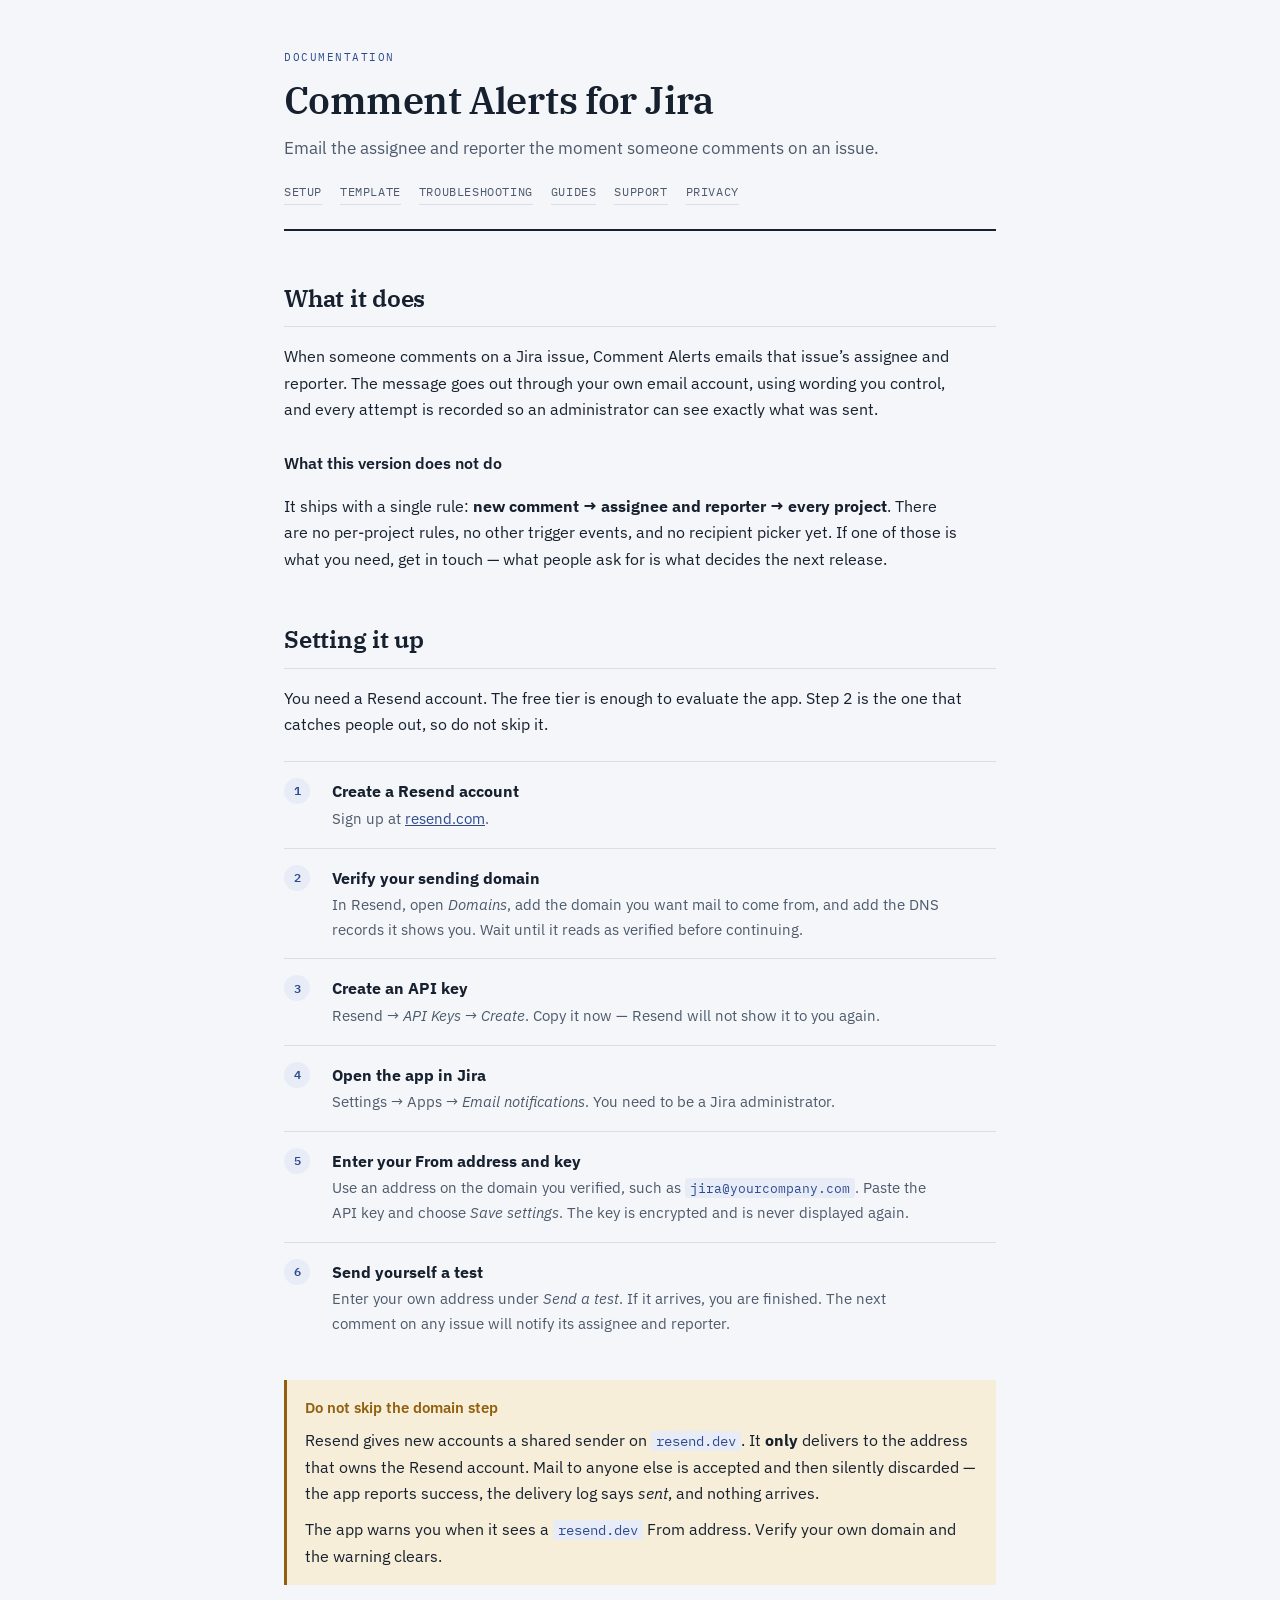
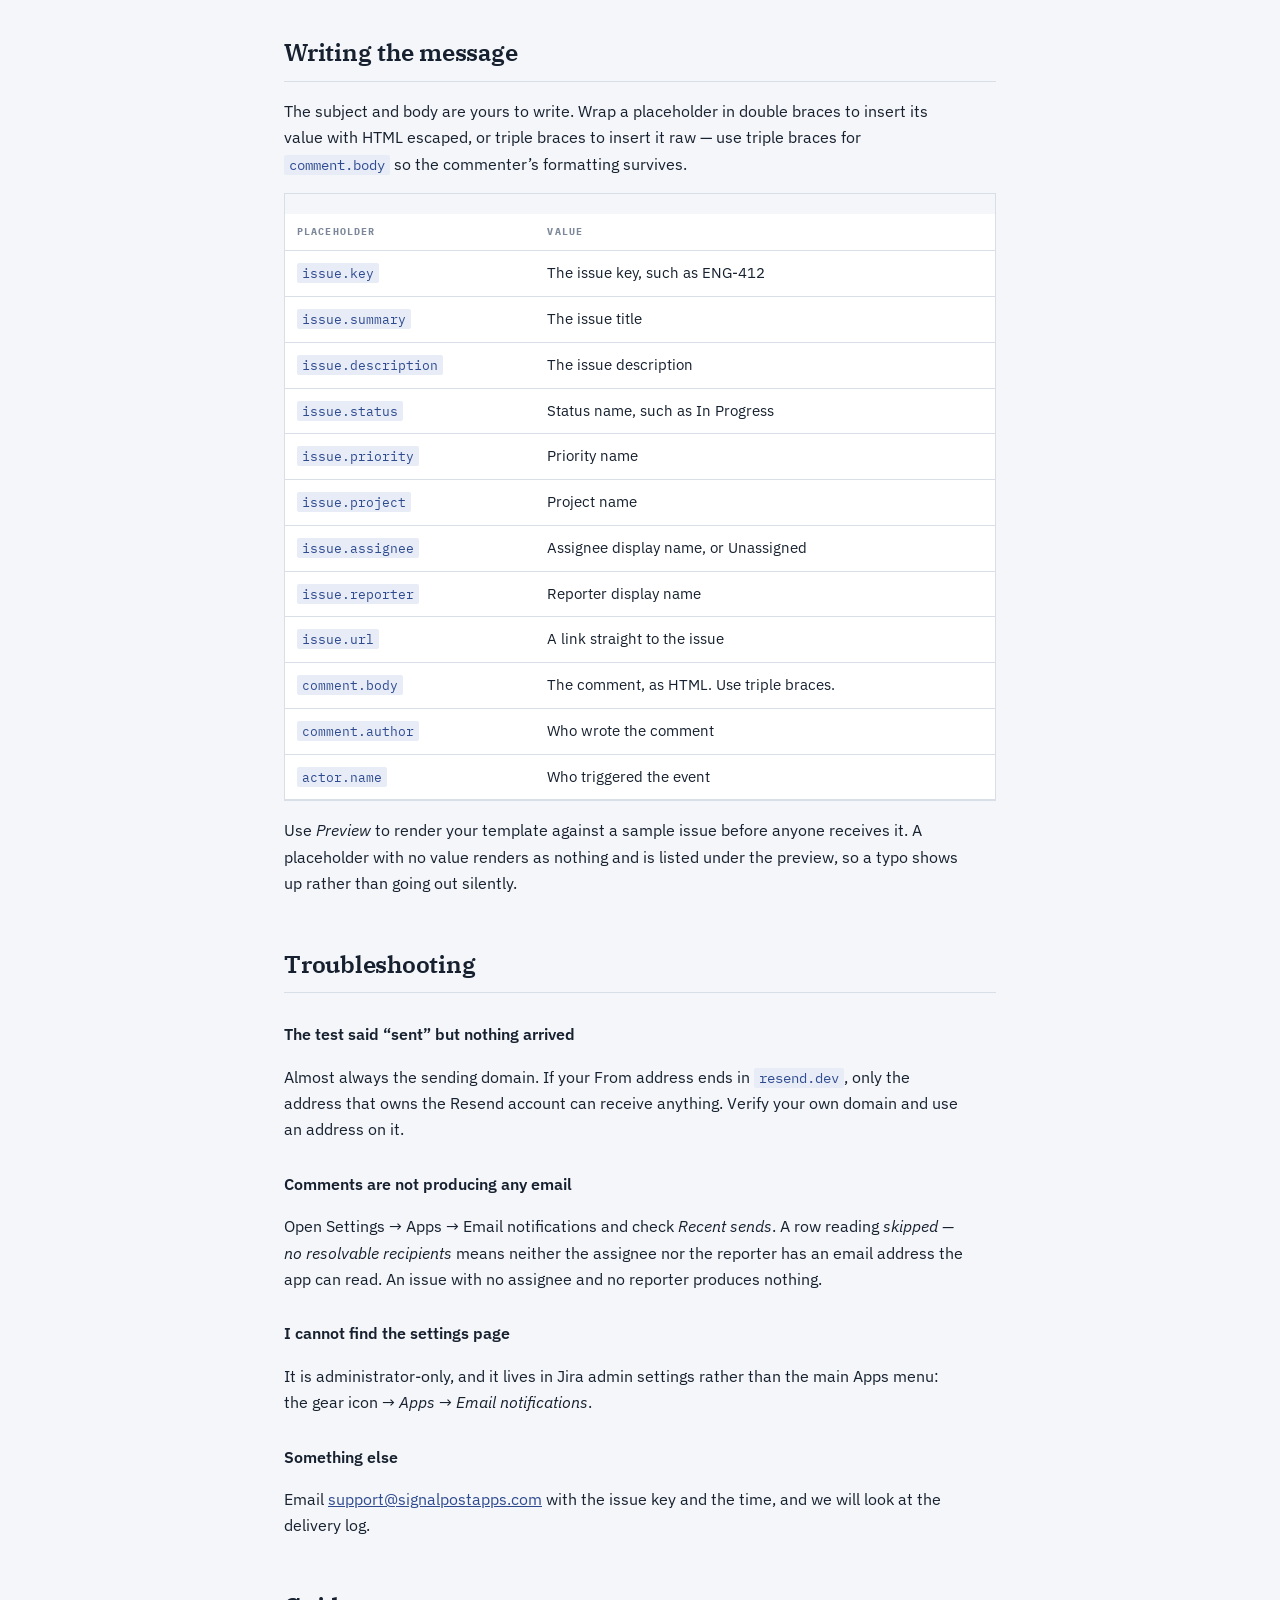
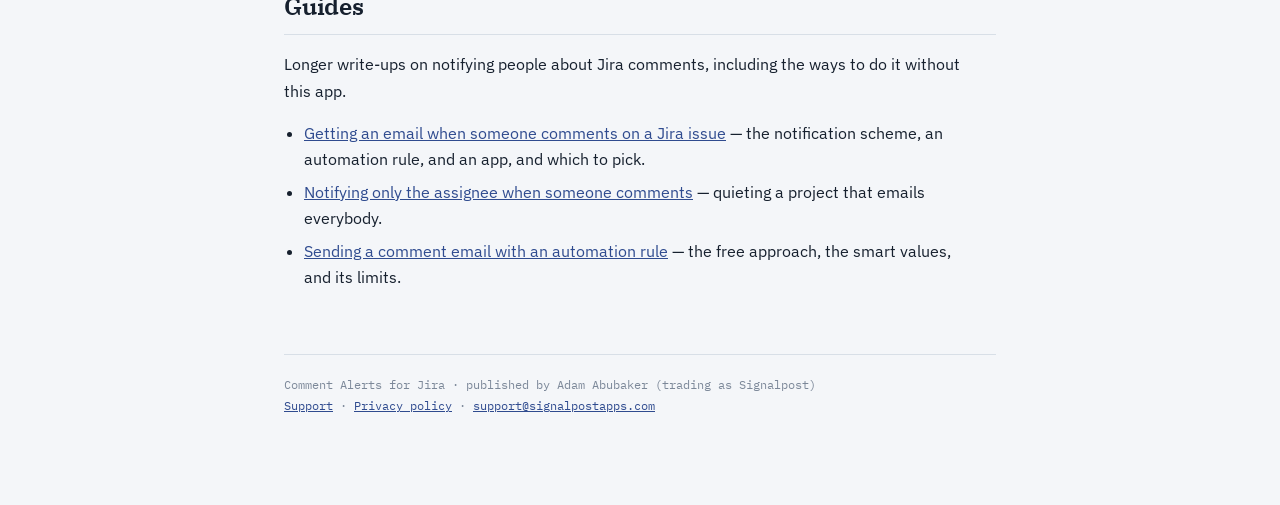
<file: index.html>
<!doctype html>
<html lang="en">
<head>
<meta charset="utf-8">
<meta name="viewport" content="width=device-width, initial-scale=1">
<title>Comment Alerts for Jira — Setup guide</title>
<meta name="description" content="Setup and documentation for Comment Alerts for Jira: email the assignee and reporter when someone comments on an issue.">
<link rel="preconnect" href="https://fonts.googleapis.com">
<link rel="preconnect" href="https://fonts.gstatic.com" crossorigin>
<link rel="stylesheet" href="https://fonts.googleapis.com/css2?family=IBM+Plex+Mono:wght@400;500;600&family=IBM+Plex+Sans:wght@400;500;600&family=IBM+Plex+Serif:wght@600&display=swap">
<link rel="stylesheet" href="style.css">
</head>
<body>
<div class="wrap">

<header class="site">
  <p class="kicker">Documentation</p>
  <h1>Comment Alerts for Jira</h1>
  <p class="tagline">Email the assignee and reporter the moment someone comments on an issue.</p>
  <nav class="site">
    <a href="#setup">Setup</a>
    <a href="#template">Template</a>
    <a href="#troubleshooting">Troubleshooting</a>
    <a href="#guides">Guides</a>
    <a href="support.html">Support</a>
    <a href="privacy.html">Privacy</a>
  </nav>
</header>

<h2>What it does</h2>
<p>When someone comments on a Jira issue, Comment Alerts emails that issue&rsquo;s assignee and reporter. The message goes out through your own email account, using wording you control, and every attempt is recorded so an administrator can see exactly what was sent.</p>

<h3>What this version does not do</h3>
<p>It ships with a single rule: <strong>new comment &rarr; assignee and reporter &rarr; every project</strong>. There are no per-project rules, no other trigger events, and no recipient picker yet. If one of those is what you need, get in touch &mdash; what people ask for is what decides the next release.</p>

<h2 id="setup">Setting it up</h2>
<p>You need a Resend account. The free tier is enough to evaluate the app. Step 2 is the one that catches people out, so do not skip it.</p>

<ol class="steps">
  <li><span><strong>Create a Resend account</strong><p>Sign up at <a href="https://resend.com">resend.com</a>.</p></span></li>
  <li><span><strong>Verify your sending domain</strong><p>In Resend, open <em>Domains</em>, add the domain you want mail to come from, and add the DNS records it shows you. Wait until it reads as verified before continuing.</p></span></li>
  <li><span><strong>Create an API key</strong><p>Resend &rarr; <em>API Keys</em> &rarr; <em>Create</em>. Copy it now &mdash; Resend will not show it to you again.</p></span></li>
  <li><span><strong>Open the app in Jira</strong><p>Settings &rarr; Apps &rarr; <em>Email notifications</em>. You need to be a Jira administrator.</p></span></li>
  <li><span><strong>Enter your From address and key</strong><p>Use an address on the domain you verified, such as <code>jira@yourcompany.com</code>. Paste the API key and choose <em>Save settings</em>. The key is encrypted and is never displayed again.</p></span></li>
  <li><span><strong>Send yourself a test</strong><p>Enter your own address under <em>Send a test</em>. If it arrives, you are finished. The next comment on any issue will notify its assignee and reporter.</p></span></li>
</ol>

<div class="warn">
  <h3>Do not skip the domain step</h3>
  <p>Resend gives new accounts a shared sender on <code>resend.dev</code>. It <strong>only</strong> delivers to the address that owns the Resend account. Mail to anyone else is accepted and then silently discarded &mdash; the app reports success, the delivery log says <em>sent</em>, and nothing arrives.</p>
  <p>The app warns you when it sees a <code>resend.dev</code> From address. Verify your own domain and the warning clears.</p>
</div>

<h2 id="template">Writing the message</h2>
<p>The subject and body are yours to write. Wrap a placeholder in double braces to insert its value with HTML escaped, or triple braces to insert it raw &mdash; use triple braces for <code>comment.body</code> so the commenter&rsquo;s formatting survives.</p>

<div class="table-wrap">
<table>
  <thead><tr><th>Placeholder</th><th>Value</th></tr></thead>
  <tbody>
    <tr><td><code>issue.key</code></td><td>The issue key, such as ENG-412</td></tr>
    <tr><td><code>issue.summary</code></td><td>The issue title</td></tr>
    <tr><td><code>issue.description</code></td><td>The issue description</td></tr>
    <tr><td><code>issue.status</code></td><td>Status name, such as In Progress</td></tr>
    <tr><td><code>issue.priority</code></td><td>Priority name</td></tr>
    <tr><td><code>issue.project</code></td><td>Project name</td></tr>
    <tr><td><code>issue.assignee</code></td><td>Assignee display name, or Unassigned</td></tr>
    <tr><td><code>issue.reporter</code></td><td>Reporter display name</td></tr>
    <tr><td><code>issue.url</code></td><td>A link straight to the issue</td></tr>
    <tr><td><code>comment.body</code></td><td>The comment, as HTML. Use triple braces.</td></tr>
    <tr><td><code>comment.author</code></td><td>Who wrote the comment</td></tr>
    <tr><td><code>actor.name</code></td><td>Who triggered the event</td></tr>
  </tbody>
</table>
</div>

<p>Use <em>Preview</em> to render your template against a sample issue before anyone receives it. A placeholder with no value renders as nothing and is listed under the preview, so a typo shows up rather than going out silently.</p>

<h2 id="troubleshooting">Troubleshooting</h2>

<h3>The test said &ldquo;sent&rdquo; but nothing arrived</h3>
<p>Almost always the sending domain. If your From address ends in <code>resend.dev</code>, only the address that owns the Resend account can receive anything. Verify your own domain and use an address on it.</p>

<h3>Comments are not producing any email</h3>
<p>Open Settings &rarr; Apps &rarr; Email notifications and check <em>Recent sends</em>. A row reading <em>skipped &mdash; no resolvable recipients</em> means neither the assignee nor the reporter has an email address the app can read. An issue with no assignee and no reporter produces nothing.</p>

<h3>I cannot find the settings page</h3>
<p>It is administrator-only, and it lives in Jira admin settings rather than the main Apps menu: the gear icon &rarr; <em>Apps</em> &rarr; <em>Email notifications</em>.</p>

<h3>Something else</h3>
<p>Email <a href="mailto:support@signalpostapps.com">support@signalpostapps.com</a> with the issue key and the time, and we will look at the delivery log.</p>

<h2 id="guides">Guides</h2>
<p>Longer write-ups on notifying people about Jira comments, including the ways to do it without this app.</p>
<ul>
  <li><a href="jira-email-when-someone-comments.html">Getting an email when someone comments on a Jira issue</a> &mdash; the notification scheme, an automation rule, and an app, and which to pick.</li>
  <li><a href="notify-only-assignee-and-reporter.html">Notifying only the assignee when someone comments</a> &mdash; quieting a project that emails everybody.</li>
  <li><a href="jira-automation-comment-email.html">Sending a comment email with an automation rule</a> &mdash; the free approach, the smart values, and its limits.</li>
</ul>

<footer class="site">
  Comment Alerts for Jira &middot; published by Adam Abubaker (trading as Signalpost)<br>
  <a href="support.html">Support</a> &middot; <a href="privacy.html">Privacy policy</a> &middot; <a href="mailto:support@signalpostapps.com">support@signalpostapps.com</a>
</footer>

</div>
</body>
</html>
</file>
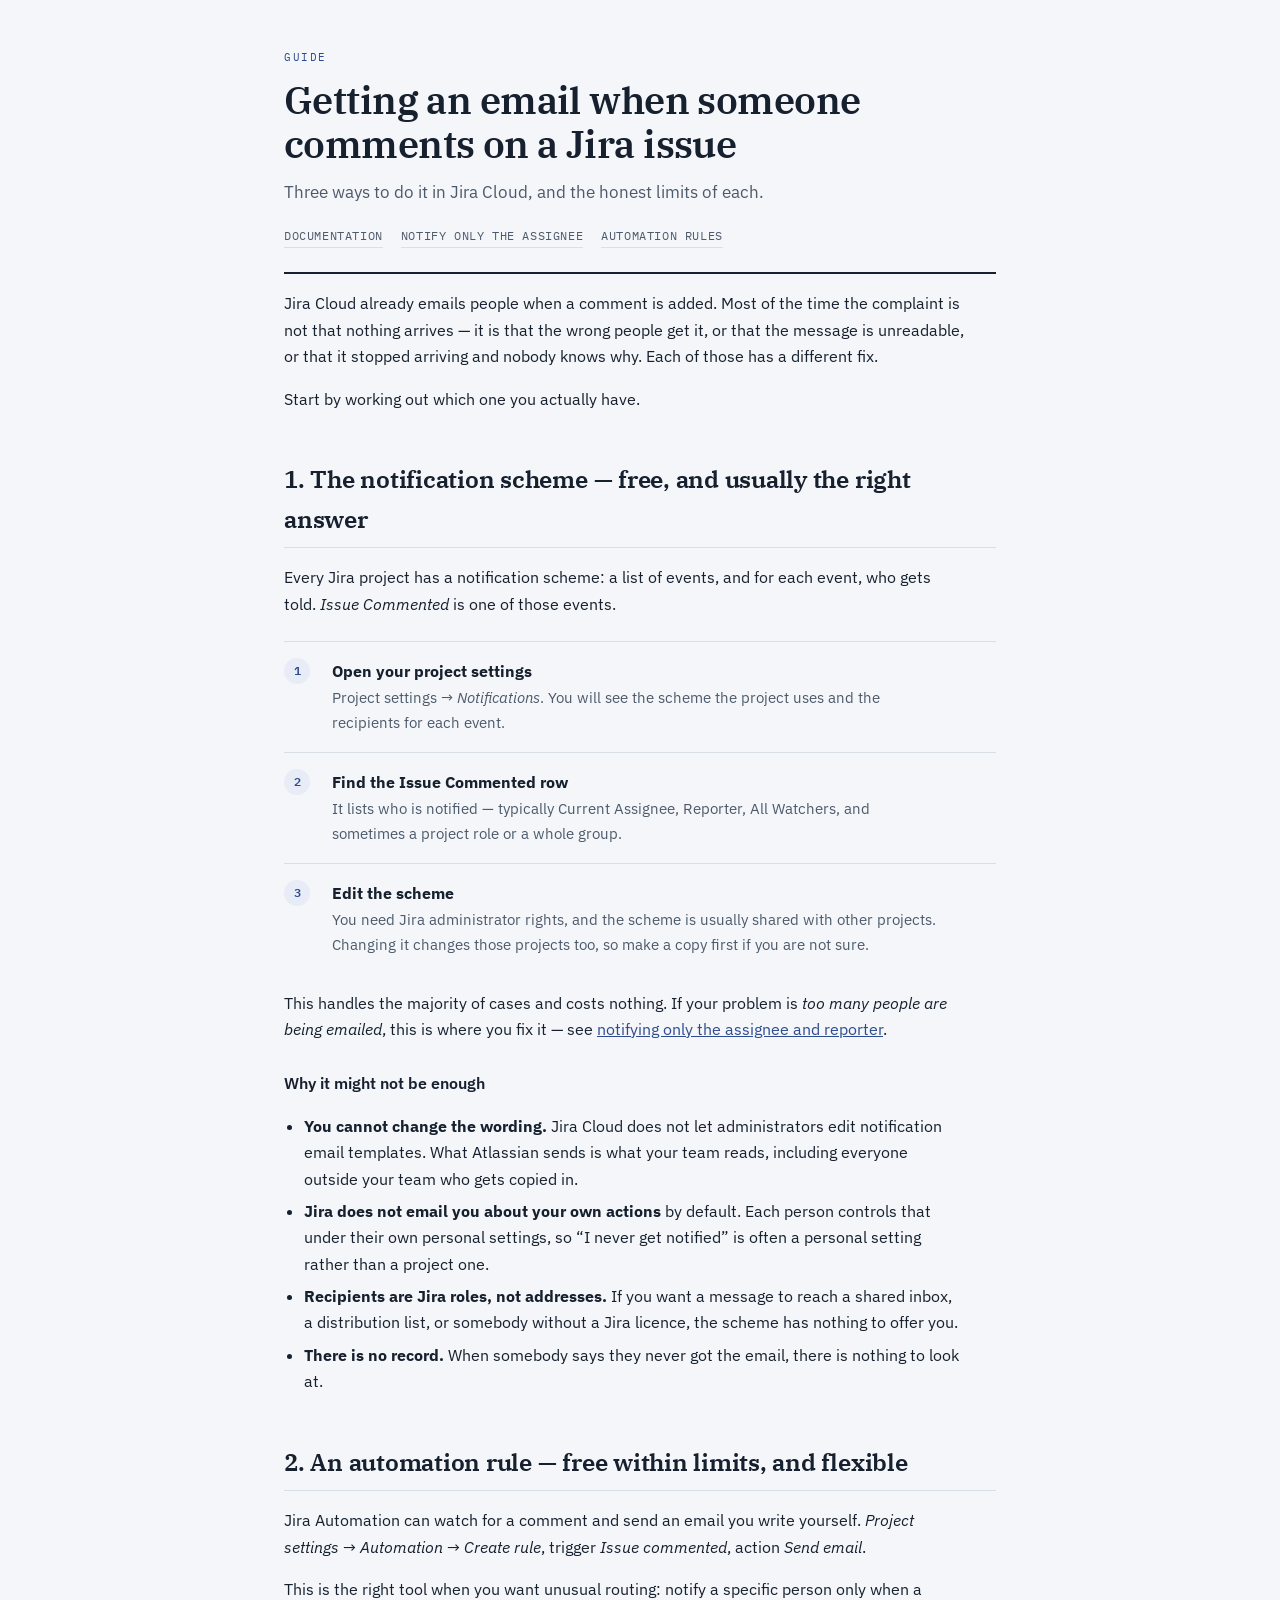
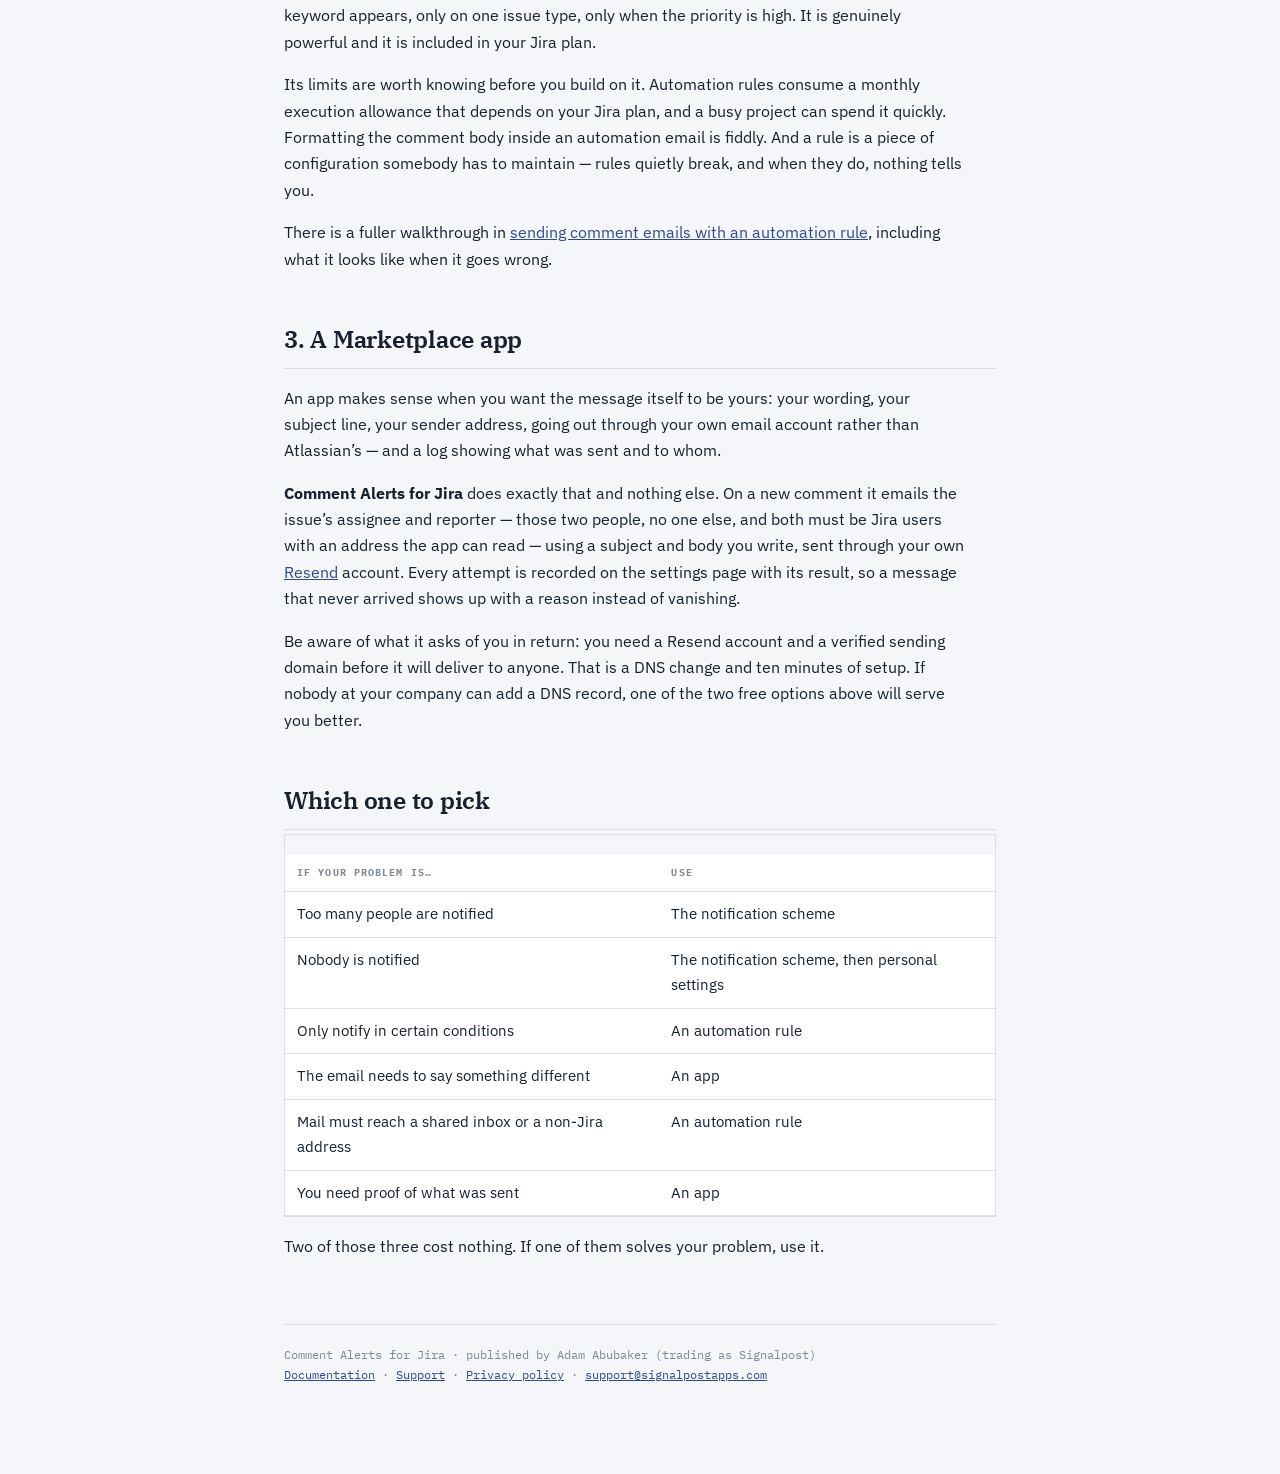
<file: jira-email-when-someone-comments.html>
<!doctype html>
<html lang="en">
<head>
<meta charset="utf-8">
<meta name="viewport" content="width=device-width, initial-scale=1">
<title>How to get an email when someone comments on a Jira issue</title>
<meta name="description" content="Three ways to email people when a comment is added to a Jira Cloud issue: the notification scheme, an automation rule, and a Marketplace app. What each one can and cannot do.">
<link rel="preconnect" href="https://fonts.googleapis.com">
<link rel="preconnect" href="https://fonts.gstatic.com" crossorigin>
<link rel="stylesheet" href="https://fonts.googleapis.com/css2?family=IBM+Plex+Mono:wght@400;500;600&family=IBM+Plex+Sans:wght@400;500;600&family=IBM+Plex+Serif:wght@600&display=swap">
<link rel="stylesheet" href="style.css">
</head>
<body>
<div class="wrap">

<header class="site">
  <p class="kicker">Guide</p>
  <h1>Getting an email when someone comments on a Jira issue</h1>
  <p class="tagline">Three ways to do it in Jira Cloud, and the honest limits of each.</p>
  <nav class="site">
    <a href="index.html">Documentation</a>
    <a href="notify-only-assignee-and-reporter.html">Notify only the assignee</a>
    <a href="jira-automation-comment-email.html">Automation rules</a>
  </nav>
</header>

<p>Jira Cloud already emails people when a comment is added. Most of the time the complaint is not that nothing arrives &mdash; it is that the wrong people get it, or that the message is unreadable, or that it stopped arriving and nobody knows why. Each of those has a different fix.</p>

<p>Start by working out which one you actually have.</p>

<h2>1. The notification scheme &mdash; free, and usually the right answer</h2>

<p>Every Jira project has a notification scheme: a list of events, and for each event, who gets told. <em>Issue Commented</em> is one of those events.</p>

<ol class="steps">
  <li><span><strong>Open your project settings</strong><p>Project settings &rarr; <em>Notifications</em>. You will see the scheme the project uses and the recipients for each event.</p></span></li>
  <li><span><strong>Find the Issue Commented row</strong><p>It lists who is notified &mdash; typically Current Assignee, Reporter, All Watchers, and sometimes a project role or a whole group.</p></span></li>
  <li><span><strong>Edit the scheme</strong><p>You need Jira administrator rights, and the scheme is usually shared with other projects. Changing it changes those projects too, so make a copy first if you are not sure.</p></span></li>
</ol>

<p>This handles the majority of cases and costs nothing. If your problem is <em>too many people are being emailed</em>, this is where you fix it &mdash; see <a href="notify-only-assignee-and-reporter.html">notifying only the assignee and reporter</a>.</p>

<h3>Why it might not be enough</h3>

<ul>
  <li><strong>You cannot change the wording.</strong> Jira Cloud does not let administrators edit notification email templates. What Atlassian sends is what your team reads, including everyone outside your team who gets copied in.</li>
  <li><strong>Jira does not email you about your own actions</strong> by default. Each person controls that under their own personal settings, so &ldquo;I never get notified&rdquo; is often a personal setting rather than a project one.</li>
  <li><strong>Recipients are Jira roles, not addresses.</strong> If you want a message to reach a shared inbox, a distribution list, or somebody without a Jira licence, the scheme has nothing to offer you.</li>
  <li><strong>There is no record.</strong> When somebody says they never got the email, there is nothing to look at.</li>
</ul>

<h2>2. An automation rule &mdash; free within limits, and flexible</h2>

<p>Jira Automation can watch for a comment and send an email you write yourself. <em>Project settings &rarr; Automation &rarr; Create rule</em>, trigger <em>Issue commented</em>, action <em>Send email</em>.</p>

<p>This is the right tool when you want unusual routing: notify a specific person only when a keyword appears, only on one issue type, only when the priority is high. It is genuinely powerful and it is included in your Jira plan.</p>

<p>Its limits are worth knowing before you build on it. Automation rules consume a monthly execution allowance that depends on your Jira plan, and a busy project can spend it quickly. Formatting the comment body inside an automation email is fiddly. And a rule is a piece of configuration somebody has to maintain &mdash; rules quietly break, and when they do, nothing tells you.</p>

<p>There is a fuller walkthrough in <a href="jira-automation-comment-email.html">sending comment emails with an automation rule</a>, including what it looks like when it goes wrong.</p>

<h2>3. A Marketplace app</h2>

<p>An app makes sense when you want the message itself to be yours: your wording, your subject line, your sender address, going out through your own email account rather than Atlassian&rsquo;s &mdash; and a log showing what was sent and to whom.</p>

<p><strong>Comment Alerts for Jira</strong> does exactly that and nothing else. On a new comment it emails the issue&rsquo;s assignee and reporter &mdash; those two people, no one else, and both must be Jira users with an address the app can read &mdash; using a subject and body you write, sent through your own <a href="https://resend.com">Resend</a> account. Every attempt is recorded on the settings page with its result, so a message that never arrived shows up with a reason instead of vanishing.</p>

<p>Be aware of what it asks of you in return: you need a Resend account and a verified sending domain before it will deliver to anyone. That is a DNS change and ten minutes of setup. If nobody at your company can add a DNS record, one of the two free options above will serve you better.</p>

<h2>Which one to pick</h2>

<div class="table-wrap">
<table>
  <thead><tr><th>If your problem is&hellip;</th><th>Use</th></tr></thead>
  <tbody>
    <tr><td>Too many people are notified</td><td>The notification scheme</td></tr>
    <tr><td>Nobody is notified</td><td>The notification scheme, then personal settings</td></tr>
    <tr><td>Only notify in certain conditions</td><td>An automation rule</td></tr>
    <tr><td>The email needs to say something different</td><td>An app</td></tr>
    <tr><td>Mail must reach a shared inbox or a non-Jira address</td><td>An automation rule</td></tr>
    <tr><td>You need proof of what was sent</td><td>An app</td></tr>
  </tbody>
</table>
</div>

<p>Two of those three cost nothing. If one of them solves your problem, use it.</p>

<footer class="site">
  Comment Alerts for Jira &middot; published by Adam Abubaker (trading as Signalpost)<br>
  <a href="index.html">Documentation</a> &middot; <a href="support.html">Support</a> &middot; <a href="privacy.html">Privacy policy</a> &middot; <a href="mailto:support@signalpostapps.com">support@signalpostapps.com</a>
</footer>

</div>
</body>
</html>
</file>
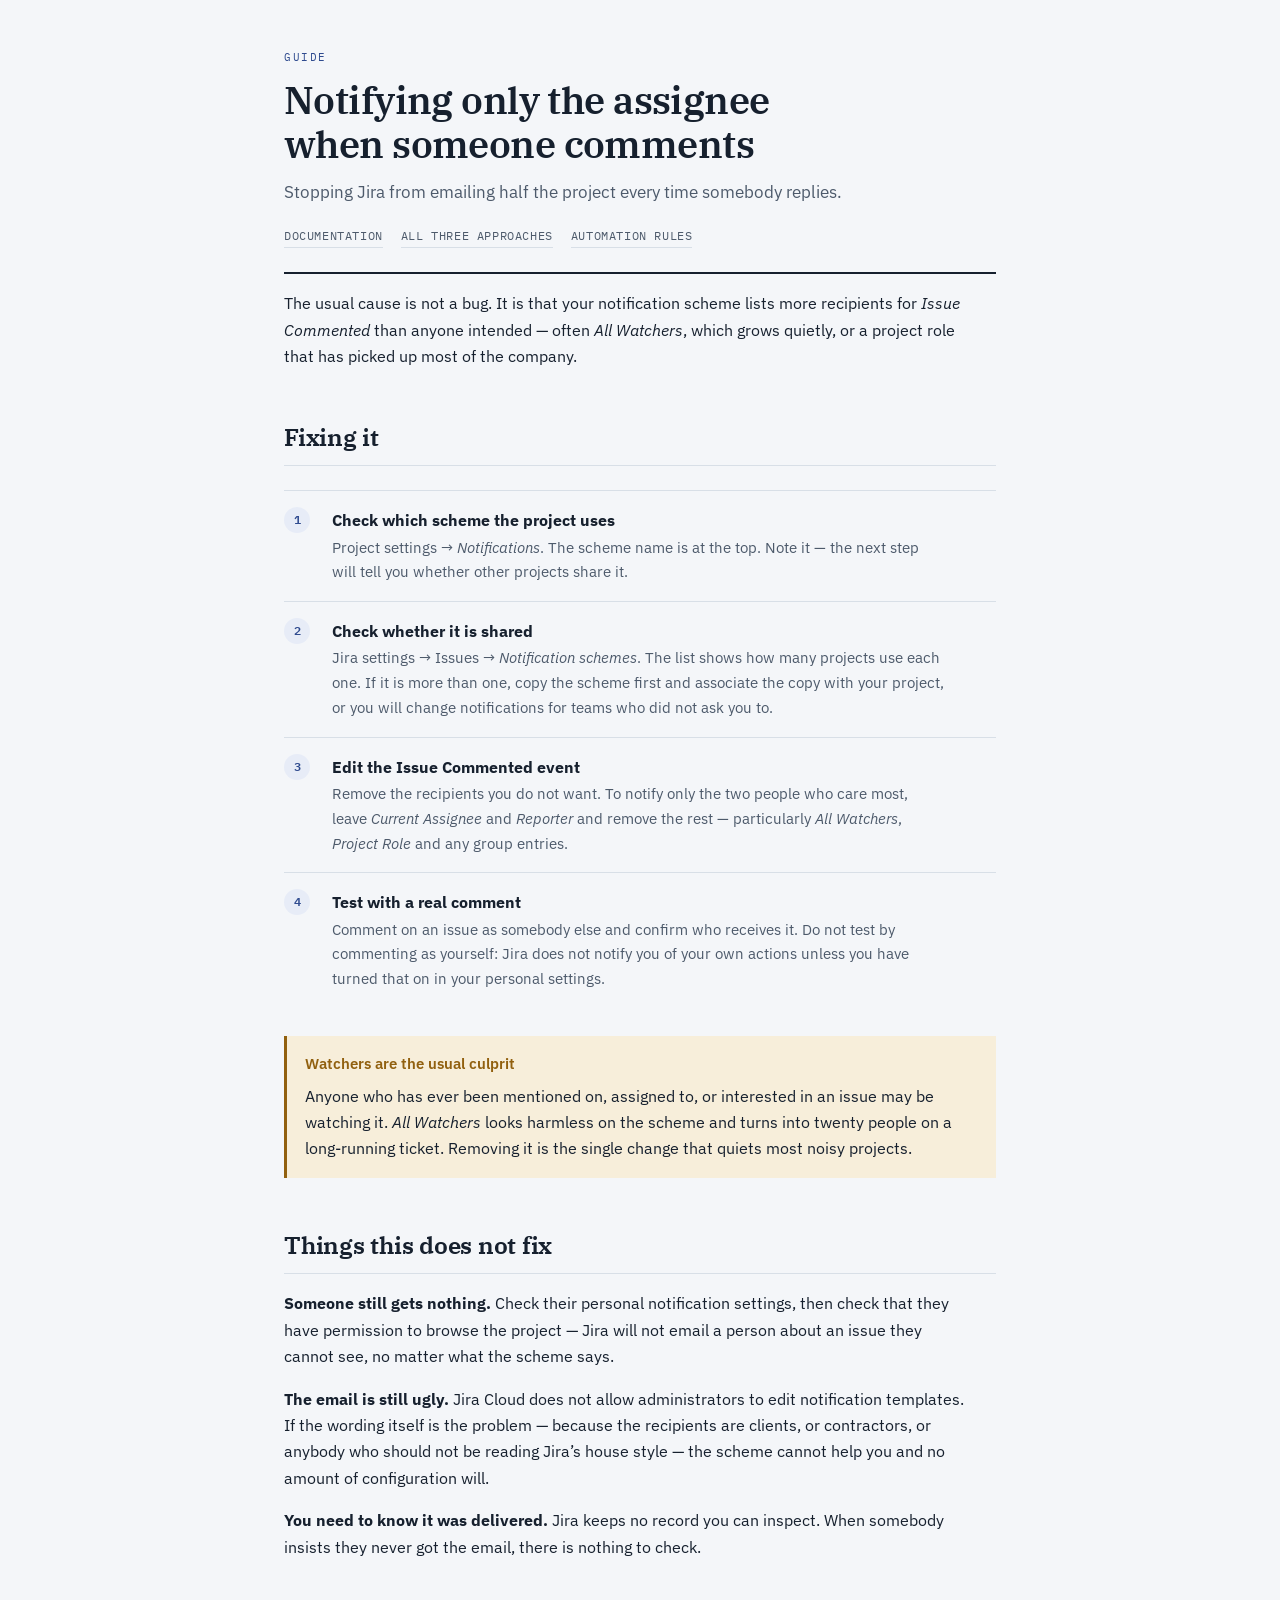
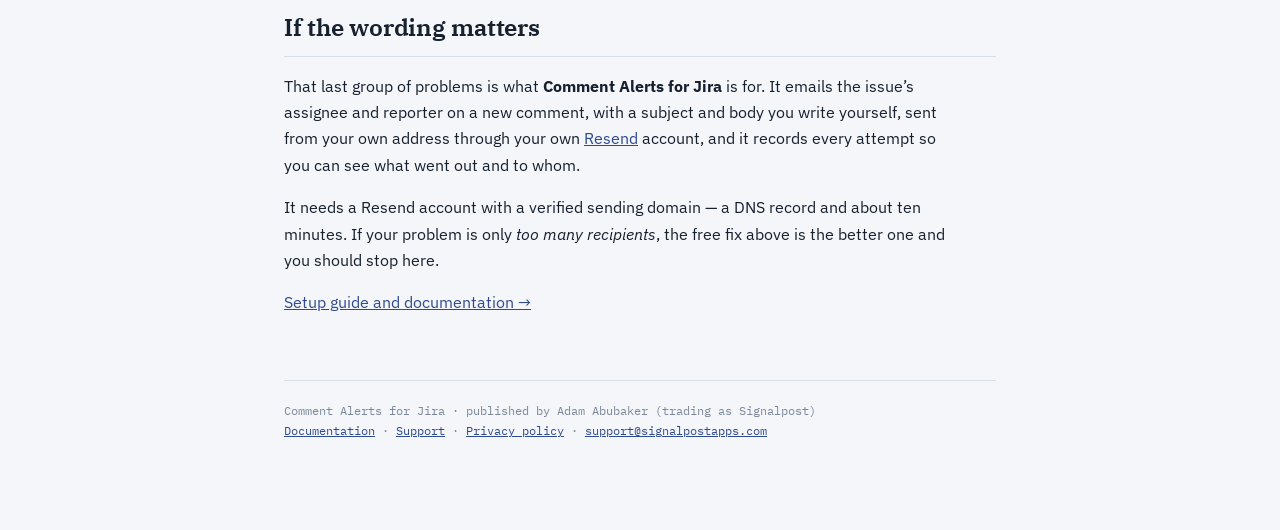
<file: notify-only-assignee-and-reporter.html>
<!doctype html>
<html lang="en">
<head>
<meta charset="utf-8">
<meta name="viewport" content="width=device-width, initial-scale=1">
<title>Notify only the assignee when someone comments on a Jira issue</title>
<meta name="description" content="How to stop Jira emailing everyone on a comment and notify only the assignee and reporter, using the notification scheme in Jira Cloud.">
<link rel="preconnect" href="https://fonts.googleapis.com">
<link rel="preconnect" href="https://fonts.gstatic.com" crossorigin>
<link rel="stylesheet" href="https://fonts.googleapis.com/css2?family=IBM+Plex+Mono:wght@400;500;600&family=IBM+Plex+Sans:wght@400;500;600&family=IBM+Plex+Serif:wght@600&display=swap">
<link rel="stylesheet" href="style.css">
</head>
<body>
<div class="wrap">

<header class="site">
  <p class="kicker">Guide</p>
  <h1>Notifying only the assignee when someone comments</h1>
  <p class="tagline">Stopping Jira from emailing half the project every time somebody replies.</p>
  <nav class="site">
    <a href="index.html">Documentation</a>
    <a href="jira-email-when-someone-comments.html">All three approaches</a>
    <a href="jira-automation-comment-email.html">Automation rules</a>
  </nav>
</header>

<p>The usual cause is not a bug. It is that your notification scheme lists more recipients for <em>Issue Commented</em> than anyone intended &mdash; often <em>All Watchers</em>, which grows quietly, or a project role that has picked up most of the company.</p>

<h2>Fixing it</h2>

<ol class="steps">
  <li><span><strong>Check which scheme the project uses</strong><p>Project settings &rarr; <em>Notifications</em>. The scheme name is at the top. Note it &mdash; the next step will tell you whether other projects share it.</p></span></li>
  <li><span><strong>Check whether it is shared</strong><p>Jira settings &rarr; Issues &rarr; <em>Notification schemes</em>. The list shows how many projects use each one. If it is more than one, copy the scheme first and associate the copy with your project, or you will change notifications for teams who did not ask you to.</p></span></li>
  <li><span><strong>Edit the Issue Commented event</strong><p>Remove the recipients you do not want. To notify only the two people who care most, leave <em>Current Assignee</em> and <em>Reporter</em> and remove the rest &mdash; particularly <em>All Watchers</em>, <em>Project Role</em> and any group entries.</p></span></li>
  <li><span><strong>Test with a real comment</strong><p>Comment on an issue as somebody else and confirm who receives it. Do not test by commenting as yourself: Jira does not notify you of your own actions unless you have turned that on in your personal settings.</p></span></li>
</ol>

<div class="warn">
  <h3>Watchers are the usual culprit</h3>
  <p>Anyone who has ever been mentioned on, assigned to, or interested in an issue may be watching it. <em>All Watchers</em> looks harmless on the scheme and turns into twenty people on a long-running ticket. Removing it is the single change that quiets most noisy projects.</p>
</div>

<h2>Things this does not fix</h2>

<p><strong>Someone still gets nothing.</strong> Check their personal notification settings, then check that they have permission to browse the project &mdash; Jira will not email a person about an issue they cannot see, no matter what the scheme says.</p>

<p><strong>The email is still ugly.</strong> Jira Cloud does not allow administrators to edit notification templates. If the wording itself is the problem &mdash; because the recipients are clients, or contractors, or anybody who should not be reading Jira&rsquo;s house style &mdash; the scheme cannot help you and no amount of configuration will.</p>

<p><strong>You need to know it was delivered.</strong> Jira keeps no record you can inspect. When somebody insists they never got the email, there is nothing to check.</p>

<h2>If the wording matters</h2>

<p>That last group of problems is what <strong>Comment Alerts for Jira</strong> is for. It emails the issue&rsquo;s assignee and reporter on a new comment, with a subject and body you write yourself, sent from your own address through your own <a href="https://resend.com">Resend</a> account, and it records every attempt so you can see what went out and to whom.</p>

<p>It needs a Resend account with a verified sending domain &mdash; a DNS record and about ten minutes. If your problem is only <em>too many recipients</em>, the free fix above is the better one and you should stop here.</p>

<p><a href="index.html">Setup guide and documentation &rarr;</a></p>

<footer class="site">
  Comment Alerts for Jira &middot; published by Adam Abubaker (trading as Signalpost)<br>
  <a href="index.html">Documentation</a> &middot; <a href="support.html">Support</a> &middot; <a href="privacy.html">Privacy policy</a> &middot; <a href="mailto:support@signalpostapps.com">support@signalpostapps.com</a>
</footer>

</div>
</body>
</html>
</file>
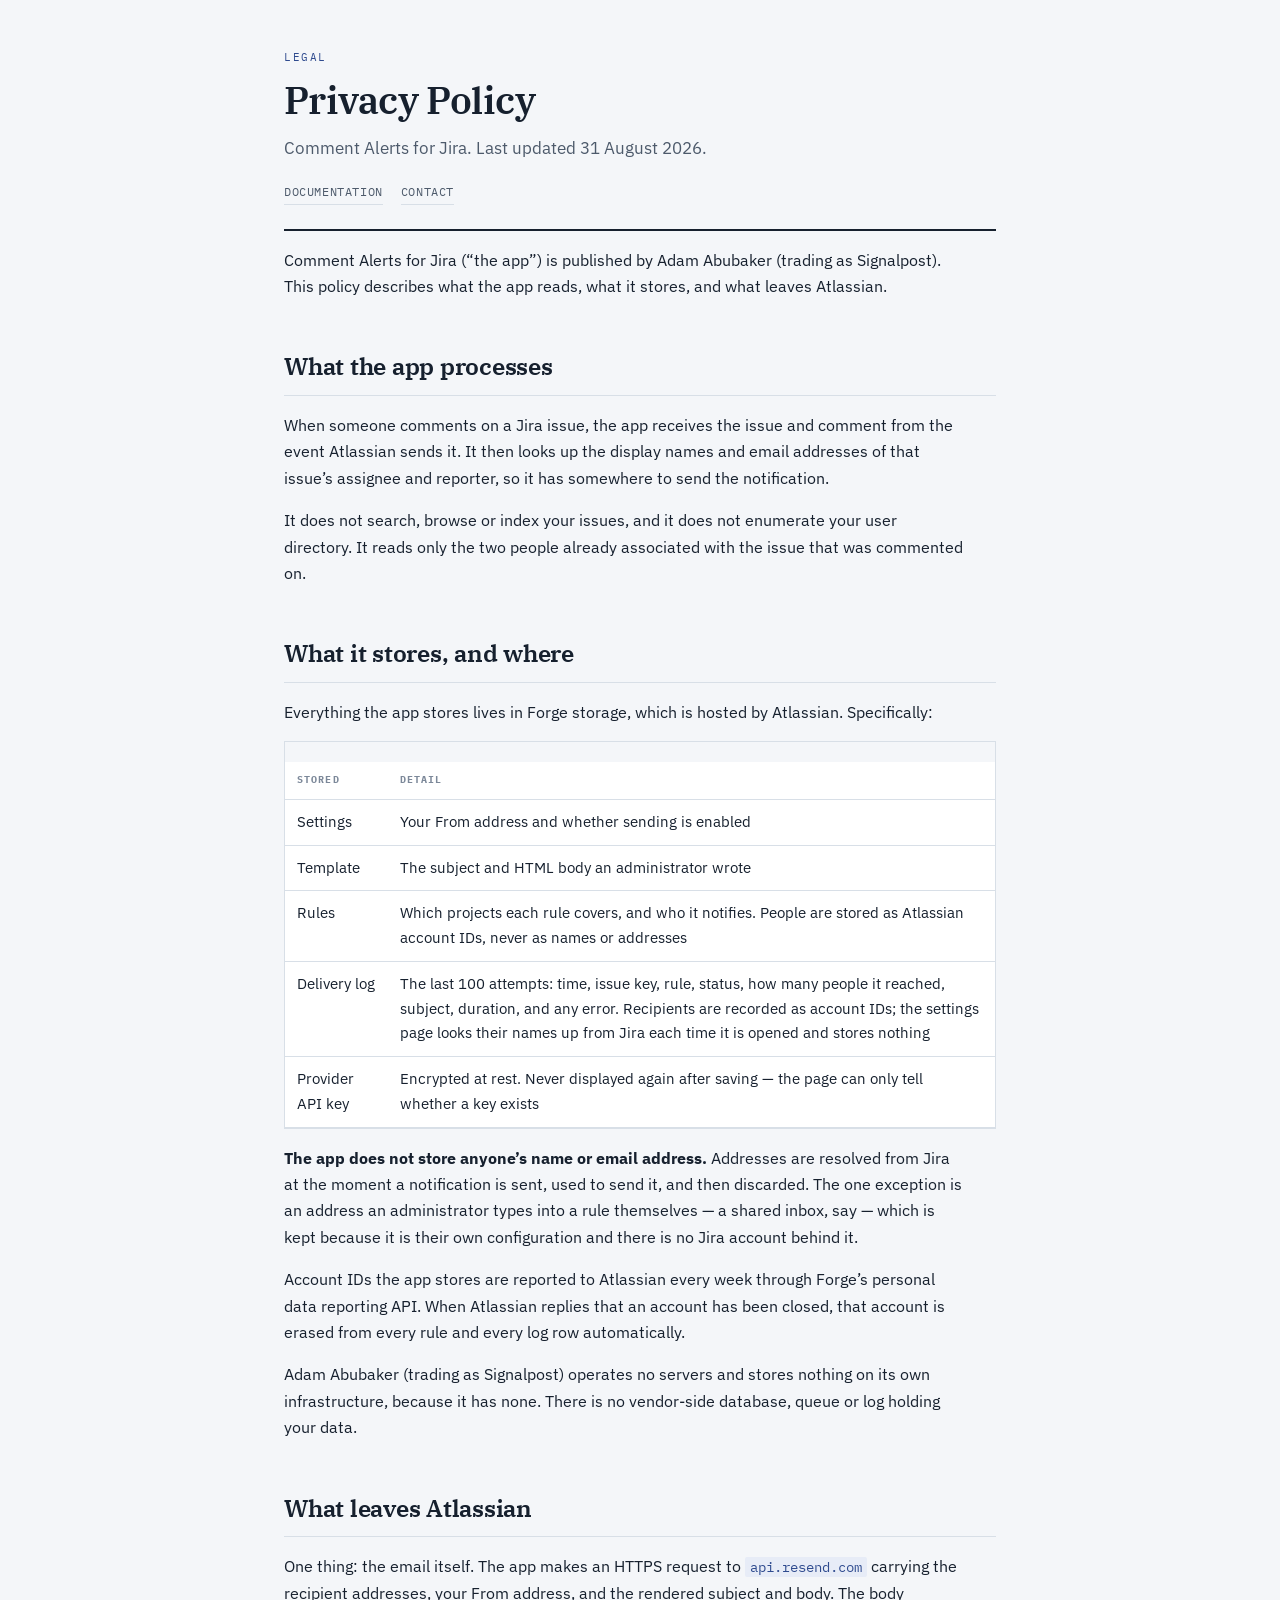
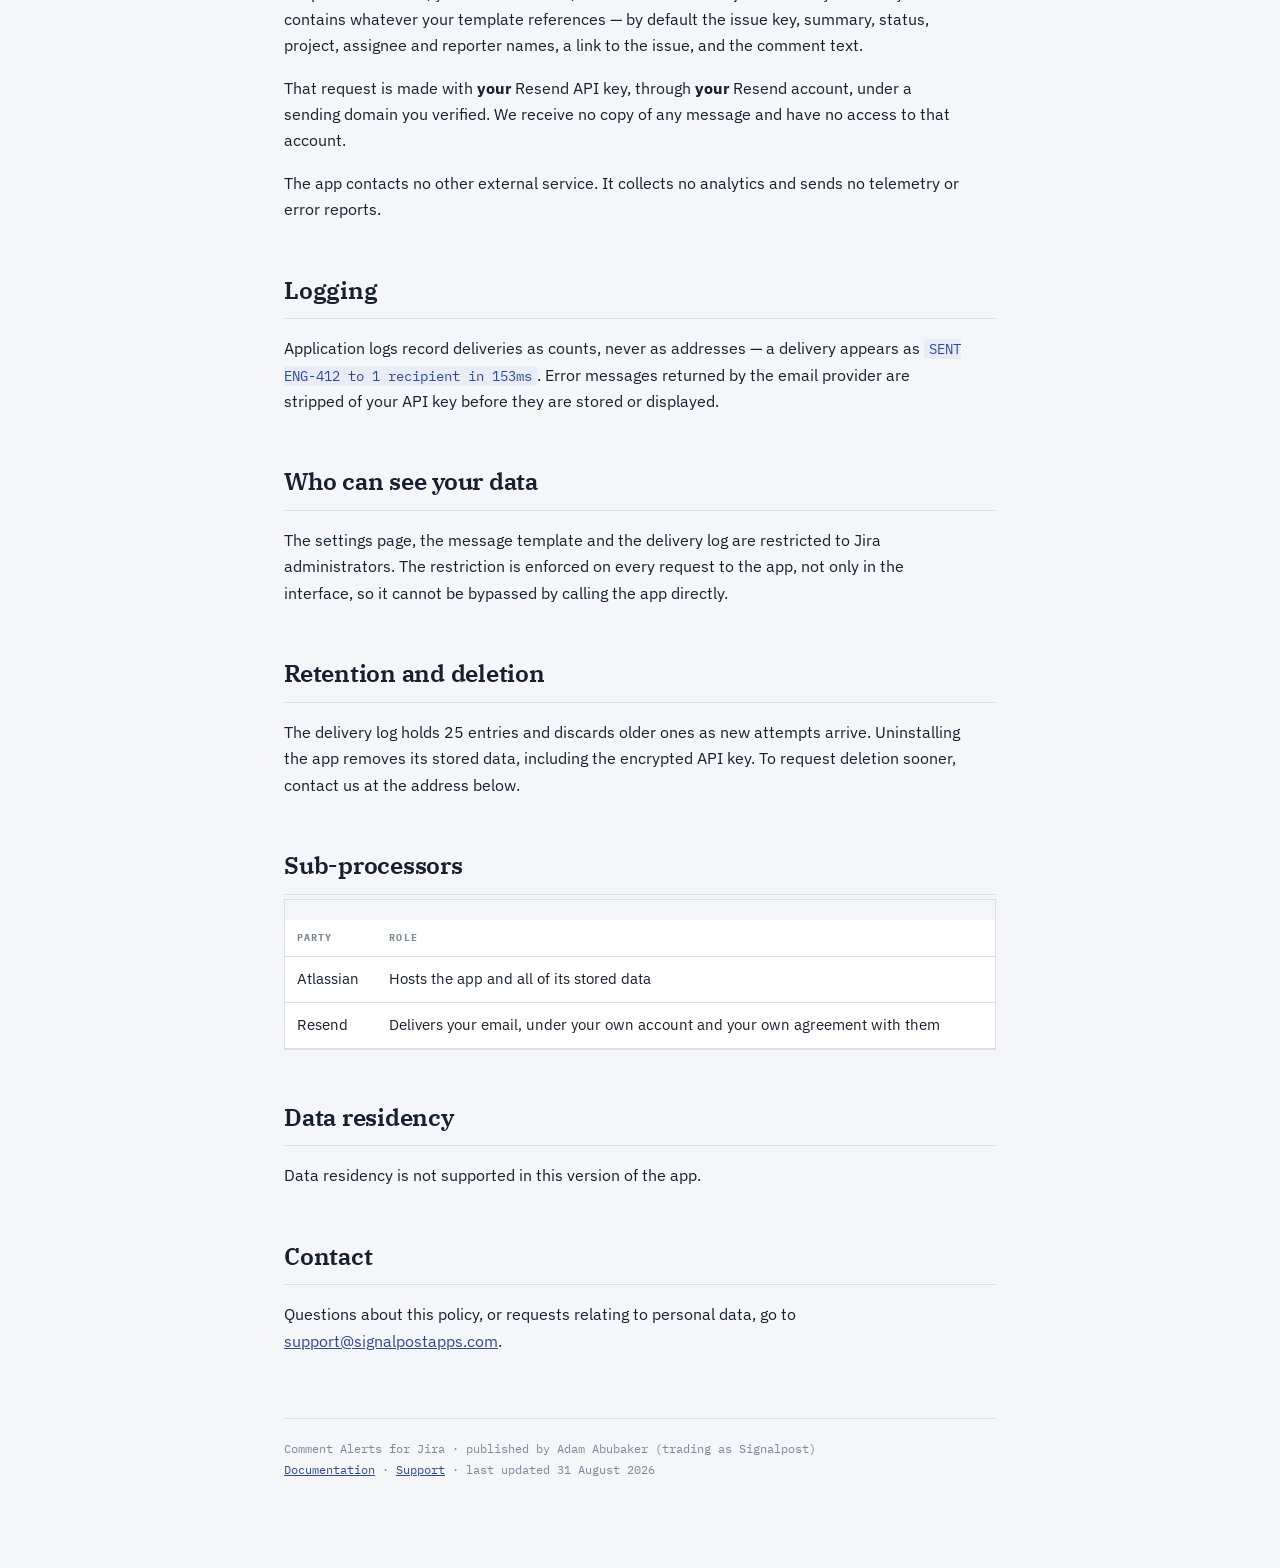
<file: privacy.html>
<!doctype html>
<html lang="en">
<head>
<meta charset="utf-8">
<meta name="viewport" content="width=device-width, initial-scale=1">
<title>Privacy Policy — Comment Alerts for Jira</title>
<meta name="description" content="Privacy policy for Comment Alerts for Jira: what the app reads, what it stores, and the single external service it contacts.">
<link rel="preconnect" href="https://fonts.googleapis.com">
<link rel="preconnect" href="https://fonts.gstatic.com" crossorigin>
<link rel="stylesheet" href="https://fonts.googleapis.com/css2?family=IBM+Plex+Mono:wght@400;500;600&family=IBM+Plex+Sans:wght@400;500;600&family=IBM+Plex+Serif:wght@600&display=swap">
<link rel="stylesheet" href="style.css">
</head>
<body>
<div class="wrap">

<header class="site">
  <p class="kicker">Legal</p>
  <h1>Privacy Policy</h1>
  <p class="tagline">Comment Alerts for Jira. Last updated 31 August 2026.</p>
  <nav class="site">
    <a href="index.html">Documentation</a>
    <a href="#contact">Contact</a>
  </nav>
</header>

<p>Comment Alerts for Jira (&ldquo;the app&rdquo;) is published by Adam Abubaker (trading as Signalpost). This policy describes what the app reads, what it stores, and what leaves Atlassian.</p>

<h2>What the app processes</h2>
<p>When someone comments on a Jira issue, the app receives the issue and comment from the event Atlassian sends it. It then looks up the display names and email addresses of that issue&rsquo;s assignee and reporter, so it has somewhere to send the notification.</p>
<p>It does not search, browse or index your issues, and it does not enumerate your user directory. It reads only the two people already associated with the issue that was commented on.</p>

<h2>What it stores, and where</h2>
<p>Everything the app stores lives in Forge storage, which is hosted by Atlassian. Specifically:</p>
<div class="table-wrap">
<table>
  <thead><tr><th>Stored</th><th>Detail</th></tr></thead>
  <tbody>
    <tr><td>Settings</td><td>Your From address and whether sending is enabled</td></tr>
    <tr><td>Template</td><td>The subject and HTML body an administrator wrote</td></tr>
    <tr><td>Rules</td><td>Which projects each rule covers, and who it notifies. People are stored as Atlassian account IDs, never as names or addresses</td></tr>
    <tr><td>Delivery log</td><td>The last 100 attempts: time, issue key, rule, status, how many people it reached, subject, duration, and any error. Recipients are recorded as account IDs; the settings page looks their names up from Jira each time it is opened and stores nothing</td></tr>
    <tr><td>Provider API key</td><td>Encrypted at rest. Never displayed again after saving &mdash; the page can only tell whether a key exists</td></tr>
  </tbody>
</table>
</div>
<p><strong>The app does not store anyone&rsquo;s name or email address.</strong> Addresses are resolved from Jira at the moment a notification is sent, used to send it, and then discarded. The one exception is an address an administrator types into a rule themselves &mdash; a shared inbox, say &mdash; which is kept because it is their own configuration and there is no Jira account behind it.</p>

<p>Account IDs the app stores are reported to Atlassian every week through Forge&rsquo;s personal data reporting API. When Atlassian replies that an account has been closed, that account is erased from every rule and every log row automatically.</p>

<p>Adam Abubaker (trading as Signalpost) operates no servers and stores nothing on its own infrastructure, because it has none. There is no vendor-side database, queue or log holding your data.</p>

<h2>What leaves Atlassian</h2>
<p>One thing: the email itself. The app makes an HTTPS request to <code>api.resend.com</code> carrying the recipient addresses, your From address, and the rendered subject and body. The body contains whatever your template references &mdash; by default the issue key, summary, status, project, assignee and reporter names, a link to the issue, and the comment text.</p>
<p>That request is made with <strong>your</strong> Resend API key, through <strong>your</strong> Resend account, under a sending domain you verified. We receive no copy of any message and have no access to that account.</p>
<p>The app contacts no other external service. It collects no analytics and sends no telemetry or error reports.</p>

<h2>Logging</h2>
<p>Application logs record deliveries as counts, never as addresses &mdash; a delivery appears as <code>SENT ENG-412 to 1 recipient in 153ms</code>. Error messages returned by the email provider are stripped of your API key before they are stored or displayed.</p>

<h2>Who can see your data</h2>
<p>The settings page, the message template and the delivery log are restricted to Jira administrators. The restriction is enforced on every request to the app, not only in the interface, so it cannot be bypassed by calling the app directly.</p>

<h2>Retention and deletion</h2>
<p>The delivery log holds 25 entries and discards older ones as new attempts arrive. Uninstalling the app removes its stored data, including the encrypted API key. To request deletion sooner, contact us at the address below.</p>

<h2>Sub-processors</h2>
<div class="table-wrap">
<table>
  <thead><tr><th>Party</th><th>Role</th></tr></thead>
  <tbody>
    <tr><td>Atlassian</td><td>Hosts the app and all of its stored data</td></tr>
    <tr><td>Resend</td><td>Delivers your email, under your own account and your own agreement with them</td></tr>
  </tbody>
</table>
</div>

<h2>Data residency</h2>
<p>Data residency is not supported in this version of the app.</p>

<h2 id="contact">Contact</h2>
<p>Questions about this policy, or requests relating to personal data, go to <a href="mailto:support@signalpostapps.com">support@signalpostapps.com</a>.</p>

<footer class="site">
  Comment Alerts for Jira &middot; published by Adam Abubaker (trading as Signalpost)<br>
  <a href="index.html">Documentation</a> &middot; <a href="support.html">Support</a> &middot; last updated 31 August 2026
</footer>

</div>
</body>
</html>
</file>
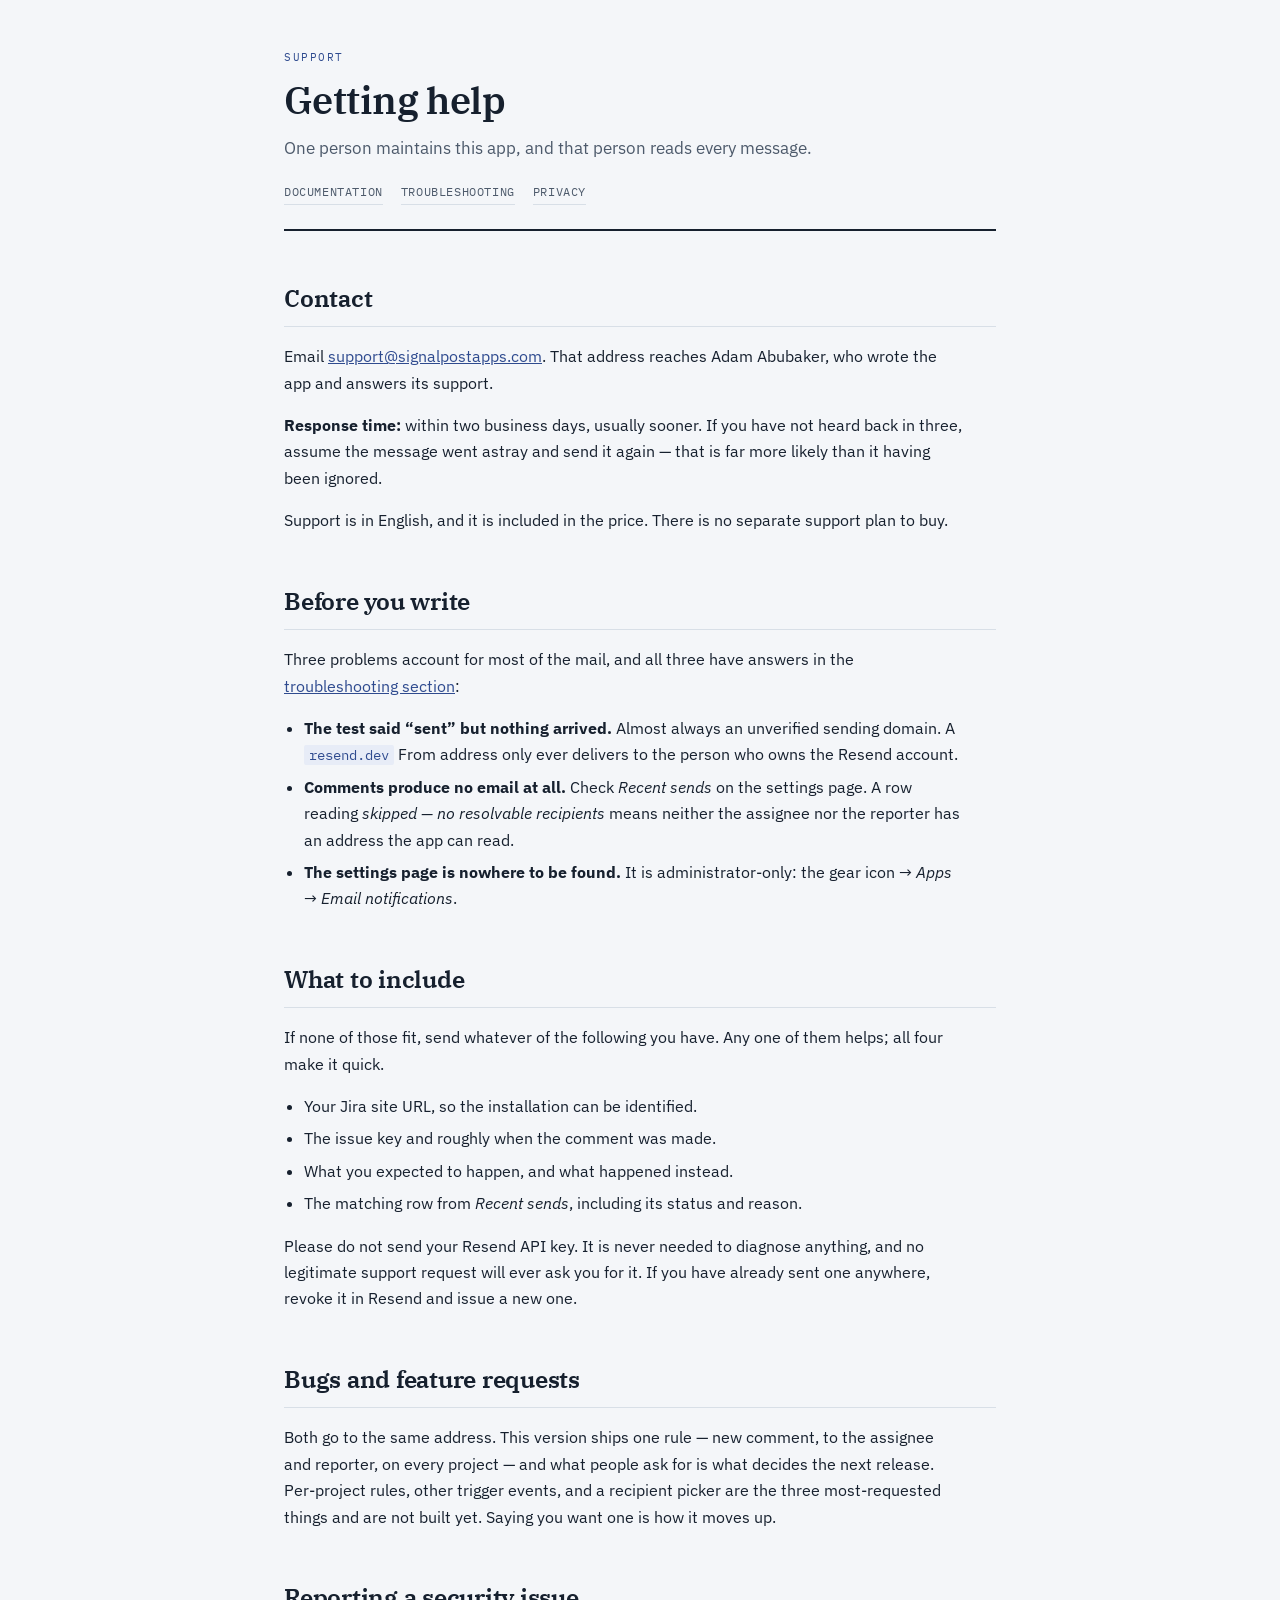
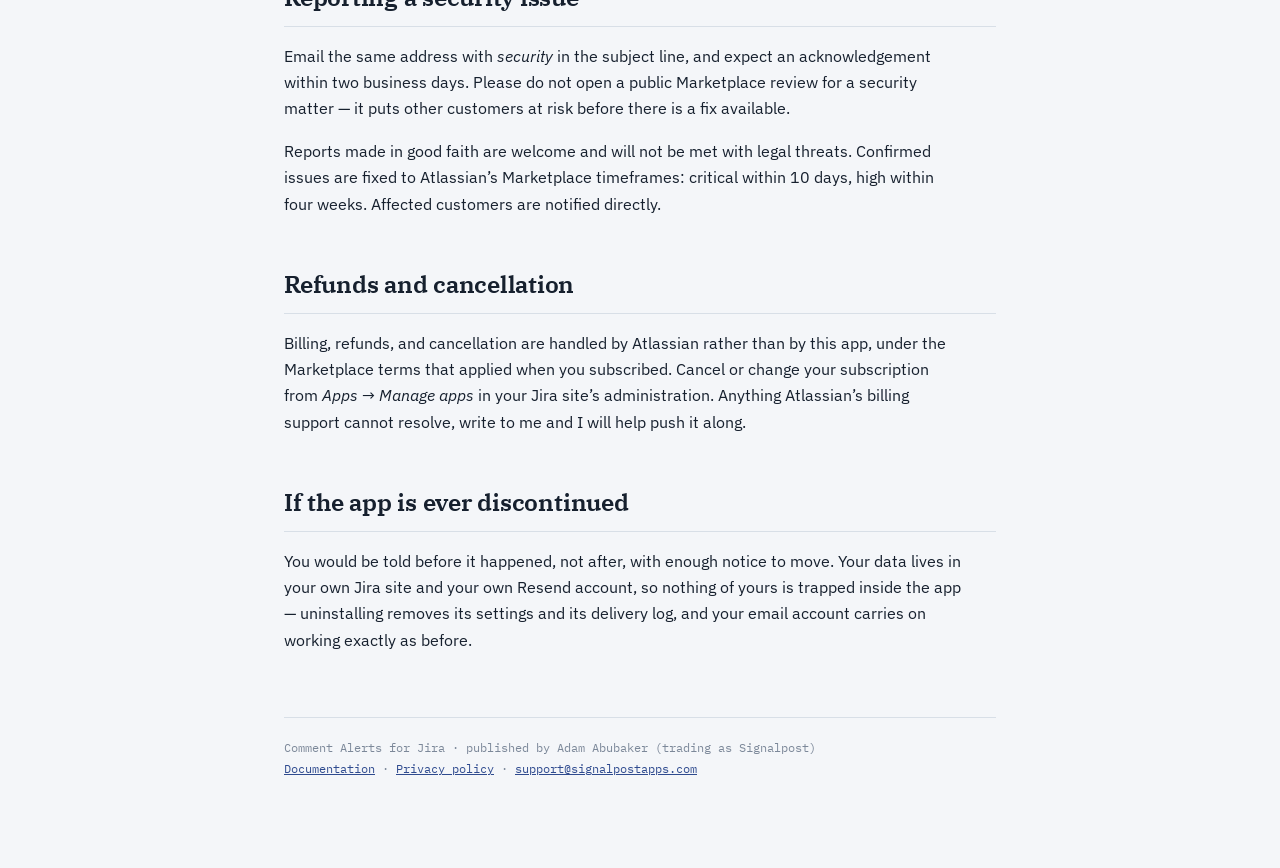
<file: support.html>
<!doctype html>
<html lang="en">
<head>
<meta charset="utf-8">
<meta name="viewport" content="width=device-width, initial-scale=1">
<title>Support — Comment Alerts for Jira</title>
<meta name="description" content="How to get help with Comment Alerts for Jira: what to send, what to expect, and how to report a security issue.">
<link rel="preconnect" href="https://fonts.googleapis.com">
<link rel="preconnect" href="https://fonts.gstatic.com" crossorigin>
<link rel="stylesheet" href="https://fonts.googleapis.com/css2?family=IBM+Plex+Mono:wght@400;500;600&family=IBM+Plex+Sans:wght@400;500;600&family=IBM+Plex+Serif:wght@600&display=swap">
<link rel="stylesheet" href="style.css">
</head>
<body>
<div class="wrap">

<header class="site">
  <p class="kicker">Support</p>
  <h1>Getting help</h1>
  <p class="tagline">One person maintains this app, and that person reads every message.</p>
  <nav class="site">
    <a href="index.html">Documentation</a>
    <a href="index.html#troubleshooting">Troubleshooting</a>
    <a href="privacy.html">Privacy</a>
  </nav>
</header>

<h2>Contact</h2>

<p>Email <a href="mailto:support@signalpostapps.com">support@signalpostapps.com</a>. That address reaches Adam Abubaker, who wrote the app and answers its support.</p>

<p><strong>Response time:</strong> within two business days, usually sooner. If you have not heard back in three, assume the message went astray and send it again &mdash; that is far more likely than it having been ignored.</p>

<p>Support is in English, and it is included in the price. There is no separate support plan to buy.</p>

<h2>Before you write</h2>

<p>Three problems account for most of the mail, and all three have answers in the <a href="index.html#troubleshooting">troubleshooting section</a>:</p>

<ul>
  <li><strong>The test said &ldquo;sent&rdquo; but nothing arrived.</strong> Almost always an unverified sending domain. A <code>resend.dev</code> From address only ever delivers to the person who owns the Resend account.</li>
  <li><strong>Comments produce no email at all.</strong> Check <em>Recent sends</em> on the settings page. A row reading <em>skipped &mdash; no resolvable recipients</em> means neither the assignee nor the reporter has an address the app can read.</li>
  <li><strong>The settings page is nowhere to be found.</strong> It is administrator-only: the gear icon &rarr; <em>Apps</em> &rarr; <em>Email notifications</em>.</li>
</ul>

<h2>What to include</h2>

<p>If none of those fit, send whatever of the following you have. Any one of them helps; all four make it quick.</p>

<ul>
  <li>Your Jira site URL, so the installation can be identified.</li>
  <li>The issue key and roughly when the comment was made.</li>
  <li>What you expected to happen, and what happened instead.</li>
  <li>The matching row from <em>Recent sends</em>, including its status and reason.</li>
</ul>

<p>Please do not send your Resend API key. It is never needed to diagnose anything, and no legitimate support request will ever ask you for it. If you have already sent one anywhere, revoke it in Resend and issue a new one.</p>

<h2>Bugs and feature requests</h2>

<p>Both go to the same address. This version ships one rule &mdash; new comment, to the assignee and reporter, on every project &mdash; and what people ask for is what decides the next release. Per-project rules, other trigger events, and a recipient picker are the three most-requested things and are not built yet. Saying you want one is how it moves up.</p>

<h2>Reporting a security issue</h2>

<p>Email the same address with <em>security</em> in the subject line, and expect an acknowledgement within two business days. Please do not open a public Marketplace review for a security matter &mdash; it puts other customers at risk before there is a fix available.</p>

<p>Reports made in good faith are welcome and will not be met with legal threats. Confirmed issues are fixed to Atlassian&rsquo;s Marketplace timeframes: critical within 10 days, high within four weeks. Affected customers are notified directly.</p>

<h2>Refunds and cancellation</h2>

<p>Billing, refunds, and cancellation are handled by Atlassian rather than by this app, under the Marketplace terms that applied when you subscribed. Cancel or change your subscription from <em>Apps &rarr; Manage apps</em> in your Jira site&rsquo;s administration. Anything Atlassian&rsquo;s billing support cannot resolve, write to me and I will help push it along.</p>

<h2>If the app is ever discontinued</h2>

<p>You would be told before it happened, not after, with enough notice to move. Your data lives in your own Jira site and your own Resend account, so nothing of yours is trapped inside the app &mdash; uninstalling removes its settings and its delivery log, and your email account carries on working exactly as before.</p>

<footer class="site">
  Comment Alerts for Jira &middot; published by Adam Abubaker (trading as Signalpost)<br>
  <a href="index.html">Documentation</a> &middot; <a href="privacy.html">Privacy policy</a> &middot; <a href="mailto:support@signalpostapps.com">support@signalpostapps.com</a>
</footer>

</div>
</body>
</html>
</file>
<file: style.css>
:root {
  --paper: #f4f6f9;
  --surface: #ffffff;
  --ink: #16202e;
  --ink-soft: #4d5a6b;
  --ink-faint: #7c8899;
  --rule: #d8dfe7;
  --accent: #2f4b8f;
  --accent-bg: #e7ecf7;
  --warn: #91600f;
  --warn-bg: #f7eeda;
}

@media (prefers-color-scheme: dark) {
  :root {
    --paper: #0d131b;
    --surface: #151d27;
    --ink: #e3e9f0;
    --ink-soft: #a3b0c0;
    --ink-faint: #7d8a9a;
    --rule: #2b3745;
    --accent: #93a9e8;
    --accent-bg: #1d2740;
    --warn: #d7a44f;
    --warn-bg: #2c2415;
  }
}

* { box-sizing: border-box; }

body {
  margin: 0;
  background: var(--paper);
  color: var(--ink);
  font-family: "IBM Plex Sans", -apple-system, BlinkMacSystemFont, "Segoe UI", Helvetica, Arial, sans-serif;
  font-size: 16px;
  line-height: 1.65;
  -webkit-font-smoothing: antialiased;
}

.wrap { max-width: 760px; margin: 0 auto; padding: 0 24px 88px; }

header.site { padding: 48px 0 24px; border-bottom: 2px solid var(--ink); }

.kicker {
  font-family: "IBM Plex Mono", ui-monospace, Menlo, Consolas, monospace;
  font-size: 11px; letter-spacing: 0.14em; text-transform: uppercase;
  color: var(--accent); margin: 0 0 12px;
}

h1 {
  font-family: "IBM Plex Serif", Georgia, serif;
  font-weight: 600; font-size: clamp(28px, 5vw, 38px);
  line-height: 1.15; letter-spacing: -0.015em;
  text-wrap: balance; margin: 0 0 12px;
}

.tagline { color: var(--ink-soft); font-size: 17px; margin: 0; max-width: 60ch; }

nav.site { margin-top: 20px; display: flex; gap: 18px; flex-wrap: wrap; }

nav.site a {
  font-family: "IBM Plex Mono", ui-monospace, Menlo, monospace;
  font-size: 12px; letter-spacing: 0.05em; text-transform: uppercase;
  color: var(--ink-soft); text-decoration: none;
  border-bottom: 1px solid var(--rule); padding-bottom: 2px;
}

nav.site a:hover, nav.site a:focus-visible { color: var(--accent); border-color: var(--accent); }

h2 {
  font-family: "IBM Plex Serif", Georgia, serif;
  font-weight: 600; font-size: 24px; letter-spacing: -0.01em;
  margin: 48px 0 4px; padding-bottom: 8px; border-bottom: 1px solid var(--rule);
}

h3 { font-size: 16px; font-weight: 600; margin: 28px 0 6px; }

p { max-width: 68ch; }
ul { max-width: 68ch; padding-left: 20px; }
ul li { margin: 6px 0; }

code {
  font-family: "IBM Plex Mono", ui-monospace, Menlo, Consolas, monospace;
  font-size: 0.88em; background: var(--accent-bg); color: var(--accent);
  padding: 1px 5px; border-radius: 2px; word-break: break-word;
}

ol.steps { counter-reset: s; list-style: none; padding: 0; margin: 24px 0 0; }

ol.steps > li {
  counter-increment: s;
  display: grid; grid-template-columns: 32px 1fr; gap: 16px;
  padding: 16px 0; border-top: 1px solid var(--rule);
}

ol.steps > li::before {
  content: counter(s);
  font-family: "IBM Plex Mono", ui-monospace, Menlo, monospace;
  font-size: 12px; font-weight: 600;
  color: var(--accent); background: var(--accent-bg);
  width: 26px; height: 26px; border-radius: 50%;
  display: flex; align-items: center; justify-content: center;
}

ol.steps strong { display: block; margin-bottom: 2px; }
ol.steps p { margin: 0; color: var(--ink-soft); font-size: 15px; }

.warn {
  background: var(--warn-bg); border-left: 3px solid var(--warn);
  padding: 16px 18px; margin: 28px 0 0;
}

.warn h3 { margin: 0 0 6px; color: var(--warn); font-size: 15px; }
.warn p { margin: 0 0 10px; }
.warn p:last-child { margin-bottom: 0; }

.fill {
  font-family: "IBM Plex Mono", ui-monospace, Menlo, monospace;
  font-size: 0.88em; background: var(--warn-bg); color: var(--warn);
  padding: 1px 6px; border-radius: 2px; font-weight: 500;
}

table { width: 100%; border-collapse: collapse; margin-top: 20px; font-size: 15px; background: var(--surface); }
th { text-align: left; font-family: "IBM Plex Mono", ui-monospace, Menlo, monospace;
     font-size: 10px; letter-spacing: 0.11em; text-transform: uppercase; color: var(--ink-faint);
     padding: 10px 12px; border-bottom: 1px solid var(--rule); }
td { padding: 10px 12px; border-bottom: 1px solid var(--rule); vertical-align: top; }
.table-wrap { overflow-x: auto; border: 1px solid var(--rule); }

footer.site {
  margin-top: 64px; padding-top: 20px; border-top: 1px solid var(--rule);
  font-family: "IBM Plex Mono", ui-monospace, Menlo, monospace;
  font-size: 11.5px; color: var(--ink-faint); line-height: 1.8;
}

a { color: var(--accent); }
a:focus-visible { outline: 2px solid var(--accent); outline-offset: 2px; }
</file>
